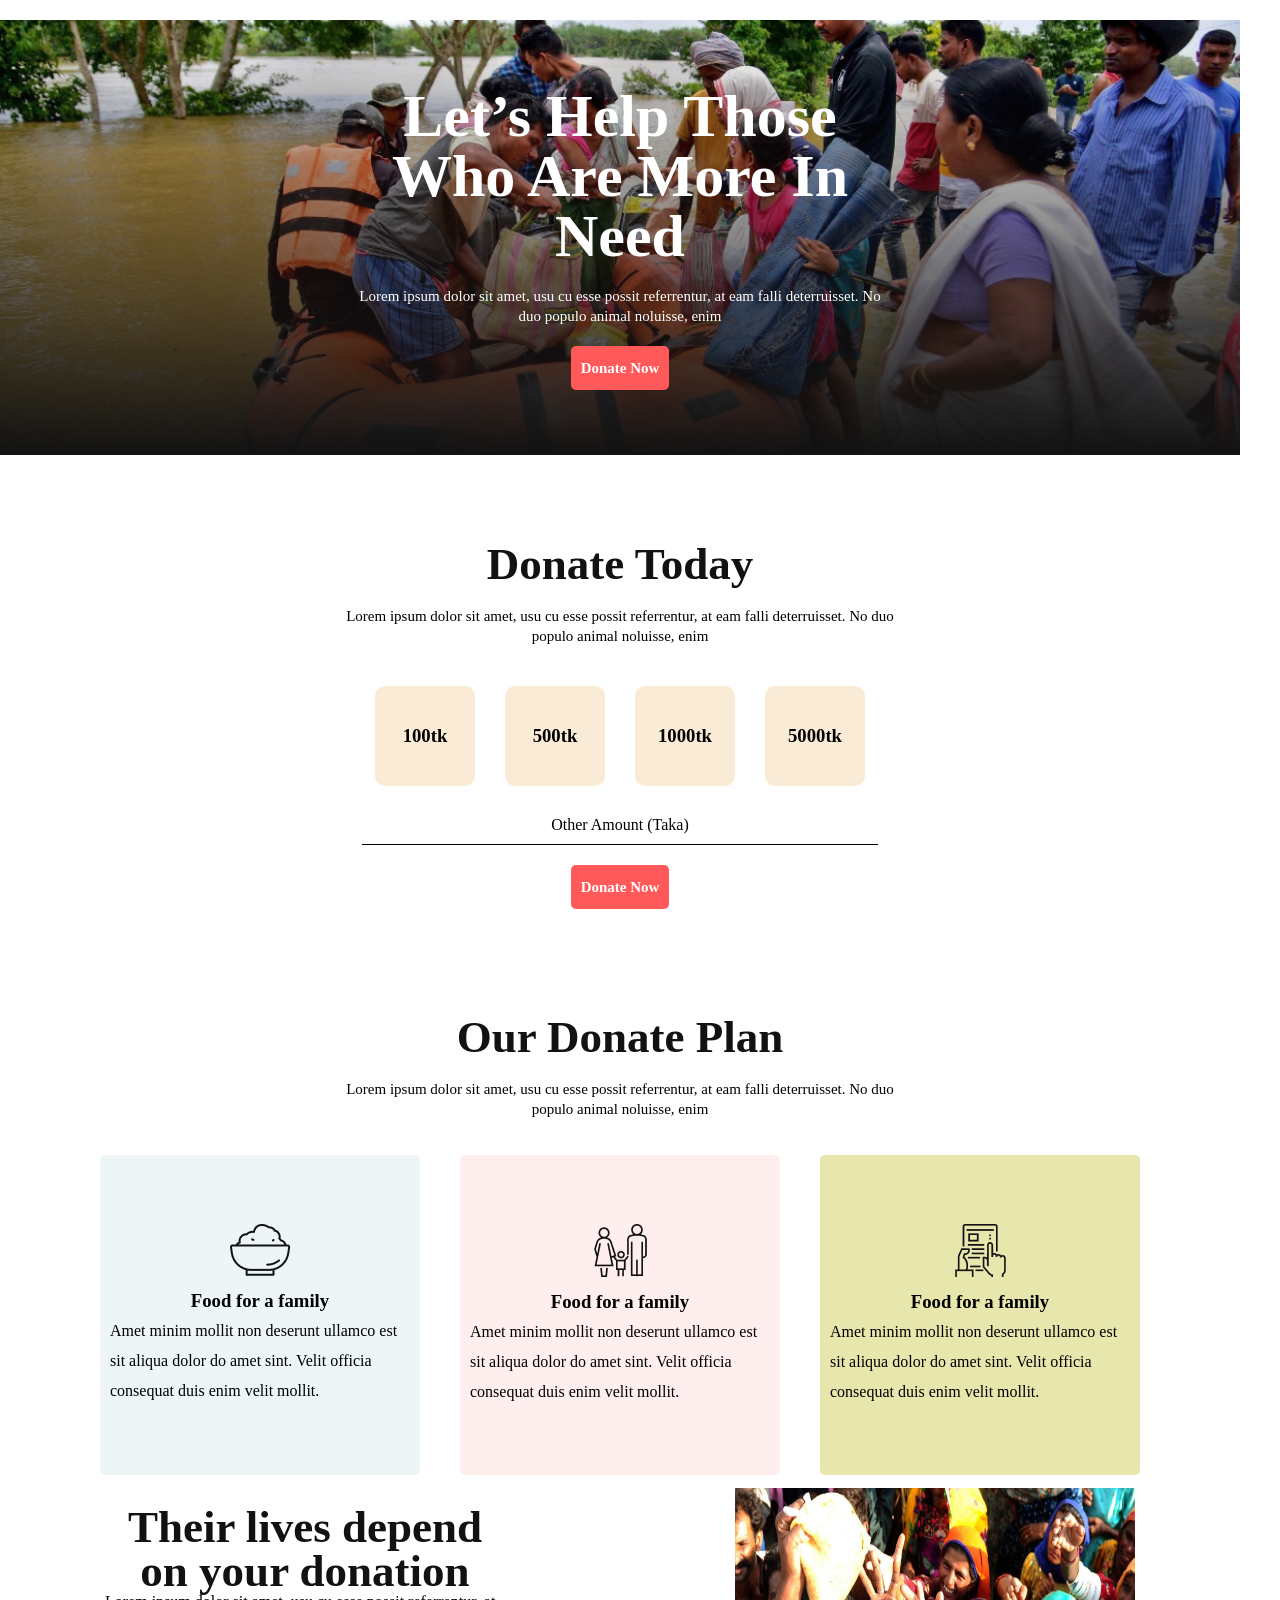
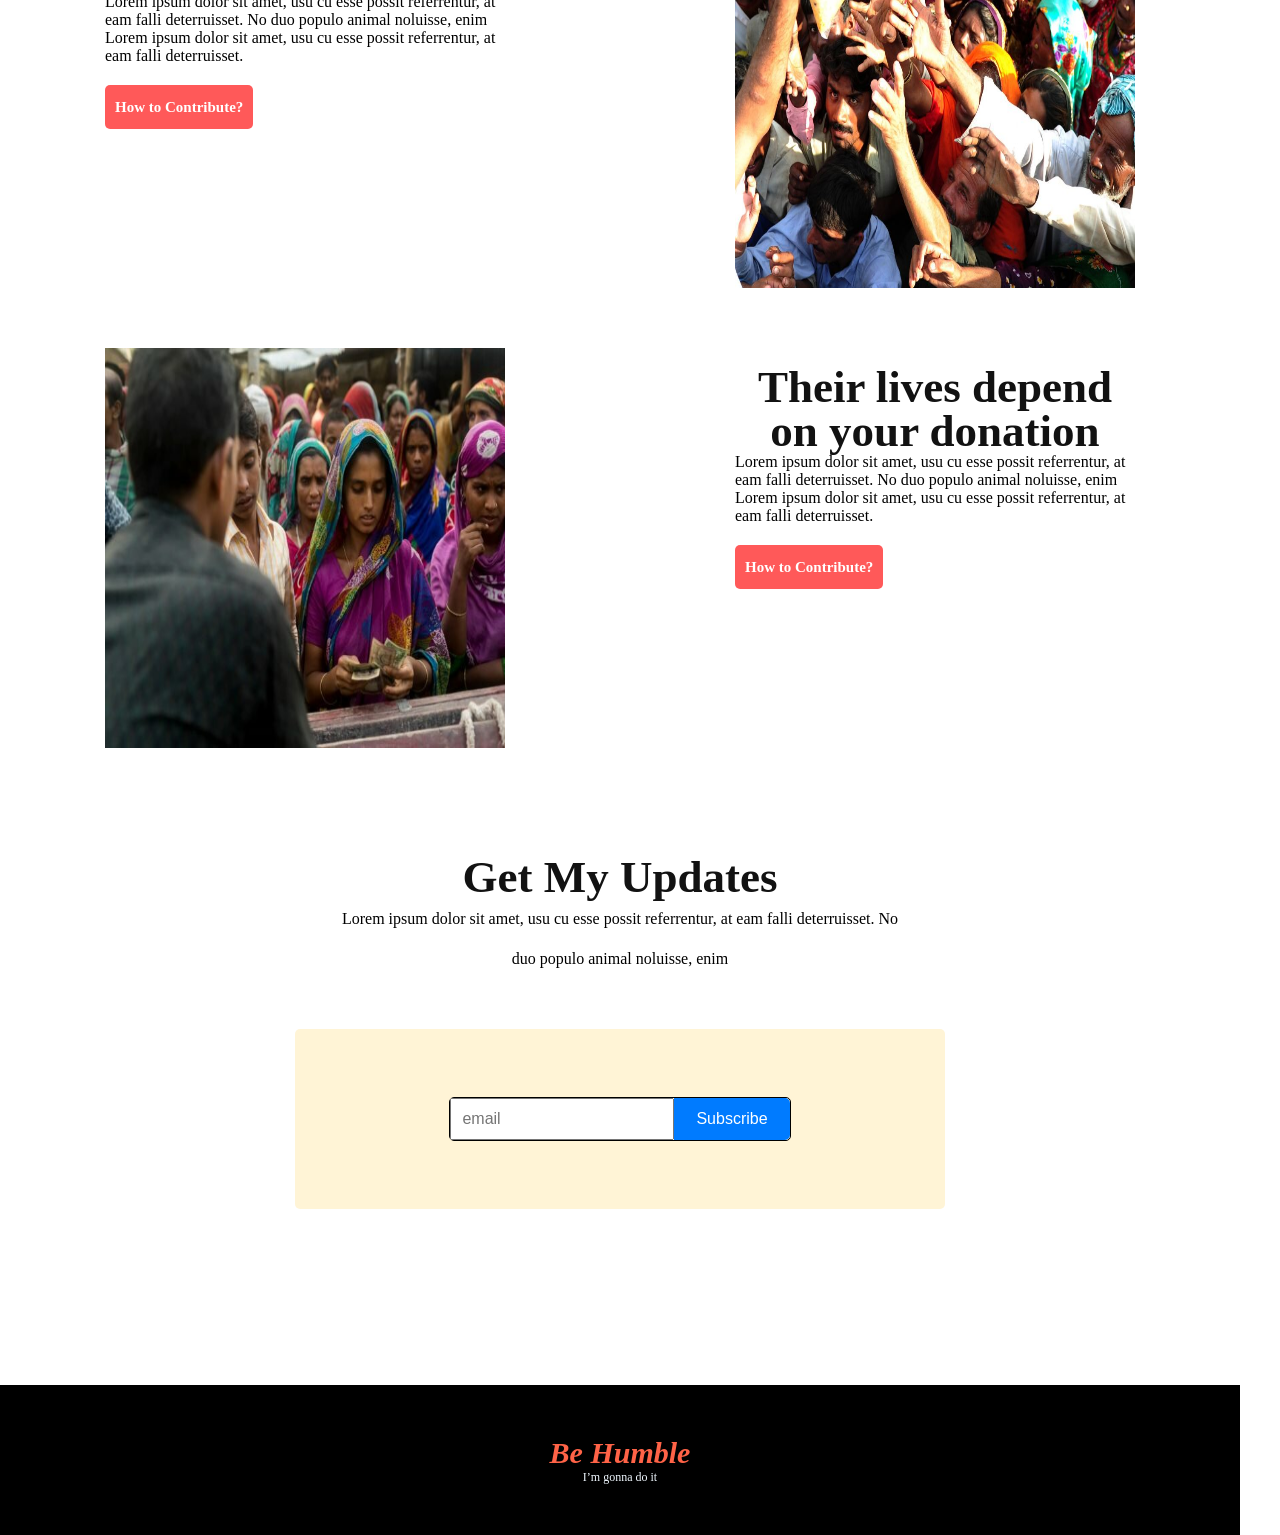
<file: index.html>
<!DOCTYPE html>
<html lang="en">
<head>
    <meta charset="UTF-8">
    <meta name="viewport" content="width=device-width, initial-scale=1.0">
    <title>Document</title>
    <link rel="stylesheet" href="style.css">
</head>
<body>
      <section class="section-1 hide">
              <div class="section-1-div1">
                <h1>
                    Let’s Help Those Who Are More In Need
                </h1>
                <p class="section-1-p">Lorem ipsum dolor sit amet, usu cu esse possit referrentur, at eam falli deterruisset. No duo populo animal noluisse, enim</p>
                <button class="btn">Donate Now</button>
              </div>
      </section>

<section class="section-2 hide">
<div class="section-2-div1 " >
    <h2>Donate Today</h2>
    <p class="section-2-p">Lorem ipsum dolor sit amet, usu cu esse possit referrentur, at eam falli deterruisset. No duo populo animal noluisse, enim</p>
</div>
 <div class="section-2-div2">
           <div class="taka"><h3>100tk</h3></div>
           <div class="taka"><h3>500tk</h3></div>
           <div class="taka"><h3>1000tk</h3></div>
           <div class="taka"><h3>5000tk</h3></div>
 </div>
 <div class="section-1-div3"><p>Other Amount (Taka)</p></div>
 <div class="section-2-div4"><button class="btn">Donate Now</button></div>
</section>
<section class="section-3 hide">
           <div class="section-3-div1">
               <h2>Our Donate Plan</h2>
               <p  class="section-2-p">Lorem ipsum dolor sit amet, usu cu esse possit referrentur, at eam falli deterruisset. No duo populo animal noluisse, enim</p>
           </div>
           <div class="card-container">
                    <div class="card-1">
                        <div><img src="donate-today-my-clone/icons/food.png" alt=""></div>
                        <h3>Food for a family</h3>
                        <p>Amet minim mollit non deserunt ullamco est sit aliqua dolor do amet sint. Velit officia consequat duis enim velit mollit.</p>

                    </div>    
                    <div class="card-2">
                        <div><img src="donate-today-my-clone/icons/shelter.png" alt=""></div>
                        <h3>Food for a family</h3>
                        <p>Amet minim mollit non deserunt ullamco est sit aliqua dolor do amet sint. Velit officia consequat duis enim velit mollit.</p>

                    </div>    
                    <div class="card-3">
                        <div><img src="donate-today-my-clone/icons/Frame-1.png" alt=""></div>
                        <h3>Food for a family</h3>
                        <p>Amet minim mollit non deserunt ullamco est sit aliqua dolor do amet sint. Velit officia consequat duis enim velit mollit.</p>

                    </div>    
           </div>

</section>
    <section class="section-4 hide">
                <div class="section-4-div1">
                          <div class="section-4-text"> 
                     <h2>
                        Their lives depend on your donation
                     </h2>
                     <p>Lorem ipsum dolor sit amet, usu cu esse possit referrentur, at eam falli deterruisset. No duo populo animal noluisse, enim</p>
                     <p>Lorem ipsum dolor sit amet, usu cu esse possit referrentur, at eam falli deterruisset.</p>
                     <div><button class="btn">How to Contribute?</button></div>
                          </div>
                          <div class="section-4-img">
                               <img src="./images/donation0.jpg" alt="">
                          </div>
                </div>
                <div class="section-4-div2">
                    <div class="section-4-img">
                        <img src="donate-today-my-clone/images/donation1.jpg" alt="">
                   </div>
                          <div class="section-4-text"> 
                     <h2>
                        Their lives depend on your donation
                     </h2>
                     <p>Lorem ipsum dolor sit amet, usu cu esse possit referrentur, at eam falli deterruisset. No duo populo animal noluisse, enim</p>
                     <p>Lorem ipsum dolor sit amet, usu cu esse possit referrentur, at eam falli deterruisset.</p>
                     <div><button class="btn">How to Contribute?</button></div>
                          </div>
                          
                </div>


    </section>
  <section class="section-5">
        <div class="section-5-text">
            <h2>Get My Updates</h2>
            <p>Lorem ipsum dolor sit amet, usu cu esse possit referrentur, at eam falli deterruisset. No duo populo animal noluisse, enim</p>

        </div>
        <div class="section-5-div2">
           <div class="section-5-form" >
            <div class="form">
                <input type="email" placeholder="email" required>
                <button class="form-btn "> Subscribe</button>
            </div>
           </div>
        </div>
  </section>
  <footer class="footer">
               <h4> <span style="color: tomato; font-style: italic;font-size: 30px;">Be Humble</span></h4>
               <p style="font-size: 12px; color: aliceblue;">I’m gonna do it</p>
  </footer>
</body>
</html>
</file>
<file: style.css>
*{
    margin: 0;
    padding: 0;
}

.section-1{
    margin-top: 20px;
    height: 435px;
    width: 1240px;
  background-position: center;
  background-size: cover;
  background-repeat: no-repeat;
    background-image: linear-gradient(0.00deg, rgb(18, 18, 18),rgba(18, 18, 18, 0) 100%), url(donate-today-my-clone/images/donation5.jpg);
    display: flex;
    justify-content: center;

}
.section-1-div1{
    display: flex;
    flex-direction: column;
    align-items: center;
    justify-content: center;
    width: 540px;
    height: auto;
    text-align: center;
}

h1{
    color: rgb(255, 255, 255);
font-family: Inter;
font-size: 60px;
font-weight: 700;
line-height: 60px;
letter-spacing: 0px;
}
.section-1-p{
    color: rgb(255, 255, 255);
font-family: Poppins;
font-size: 15px;
font-weight: 400;
line-height: 20px;
margin-top: 20px;
}
.btn{
 color: rgb(255, 255, 255);
font-family: Inter;
font-size: 15px;
padding: 10px;
font-weight: 600;
line-height: 24px;
letter-spacing: 0px;
text-align: center;
border-radius: 5px;
border: none;
background: rgb(255, 89, 89);
margin-top: 20px;
}
/* responsible section-1 for 576px */
@media screen and (max-width:576px){
    .section-1{
        margin-top: 10px;
        height:500px;
        width: 575px;
    }
    .section-1-div1{
        margin-top: 30px;
        margin-bottom: 30px;
        align-items: center;
    }
    
    h1{
    font-size: 40px;
    font-weight: 700;
    line-height: 50px;
    margin-top: 20px;
    }


}
/* responsible section-1 for tablet */
@media screen and (min-width:577px)  and (max-width:990px){
    .section-1{
        margin-top: 20px;
        height: 435px;
        width: 990px;
    
    }
    .section-1-div1{
       
        width: 990px;
        height: 500px;
        align-items: center;
        display: flex;
    }
    
    h1{
        color: rgb(255, 255, 255);
    font-family: Inter;
    font-size: 50px;
    font-weight: 700;
    line-height: 50px;
    letter-spacing: 0px;
    }
}

.section-2{
    width: 1240px;
    height: 500px;
    align-items: center;
    justify-content: center;
    display: flex;
    flex-direction: column;
margin-top: 20px;
}
.section-2-div1{
    display: flex;
    align-items: center;
    flex-direction: column;
    width: 45%;
    text-align: center;
}
h2{
    color: rgb(18, 18, 18);
font-family: Inter;
font-size: 45px;
font-weight: 700;
line-height: 44px;
letter-spacing: 0px;
text-align: center;
}
.section-2-p{
    font-family: Poppins;
font-size: 15px;
font-weight: 400;
line-height: 20px;
margin-top: 20px;
}
.section-2-div2{
    display: flex;
    justify-content: space-between;
    gap: 30px;
    margin-top: 40px;
}
.taka{
    height: 100px;
    width: 100px;
    background-color: antiquewhite;
    display: flex;
    align-items: center;
    justify-content: center;
    border-radius: 10px;
    margin-bottom: 20px;

}
.section-1-div3{
    border-bottom: 1px solid black;
    width: 40%;
    text-align: center;
    padding: 10px;
}
/* responsible section-2 for 576px */
@media screen and (max-width:576px){
    .section-2{
        width: 574px;
    margin-top: 0px;
    height: 400px;
    }
    .section-2-div1{
        width: 75%;
    }
    .section-2-p{
    font-weight: 400;
    line-height: 20px;
    margin-top: 10px;
    }
    .section-1-div3{
        width: 60%;
    }
}
/* responsible section-2 for tablet */
@media screen and (min-width:577px)  and (max-width:990px){
    .section-2{
        width:990px;
    margin-top: 0px;
    height: 500px;
    align-items: center;
    }
    .section-2-div1{
        width: 45%;
    }
    .section-2-p{
    font-weight: 400;
    line-height: 20px;
    margin-top: 10px;
    }
    .section-1-div3{
        width: 50%;
    }
}
/* section3 */
  .section-3{
    height: 500px;
    width: 1240px;
    display: flex;
    flex-direction: column;
    align-items: center;
  }
.section-3-div1{
    height: 150px;
    margin-top: 40px;
    width: 575px;
    display: flex;
    flex-direction: column;
    text-align: center;
}
.card-container{
    display: flex;
    justify-content: space-between;
    gap: 40px;
}
.card-1{
    display: flex;
    flex-direction: column;
    align-items: center;
    justify-content: center;
    height: 300px;
    width: 300px;
    border-radius: 5px;
    line-height: 30px;
background: rgba(79, 157, 166, 0.1);
padding: 10px;
}
.card-2{
    display: flex;
    flex-direction: column;
    align-items: center;
    justify-content: center;
    height: 300px;
    width: 300px;
    border-radius: 5px;
    line-height: 30px;
    background: rgba(255, 89, 89, 0.1);
padding: 10px;
}
.card-3{
    display: flex;
    flex-direction: column;
    align-items: center;
    justify-content: center;
    height: 300px;
    width: 300px;
    border-radius: 5px;
    line-height: 30px;
    background: rgb(230, 230, 173);
padding: 10px;
}
/* responsible section-3 for 576px */
@media screen and (max-width:576px){
    .section-3{
        margin: 0 auto;
        height: auto;
        width: 550px;
        display: flex;
        flex-direction: column;
        align-items: center;
        margin-bottom: 30px;
        padding-bottom: 20px;
      }
    .section-3-div1{
        height: 150px;
        margin-top: 10px;
        width: 550px;
        display: flex;
        flex-direction: column;
        text-align: center;
        padding: 30px;
        margin-top: 10;
    }
    .card-container{
        display: flex;
        flex-direction: column;
        gap: 30px;
        margin-top: 0;
        padding-top: 0;
    }
    .card-1 ,.card-3 ,.card-2{
        height: 400px;
        width: 400px;

    }

}
/* responsible section-3 for tablet */
@media screen and (min-width:577px)  and (max-width:990px){
    .section-3{
        height: 600px;
        width: 950px;
        display: flex;
        flex-direction: column;
        align-items: center;
        margin-bottom: 30px;
      }
    .section-3-div1{
        height: 150px;
        margin-top: 40px;
        width: 575px;
        display: flex;
        flex-direction: column;
        text-align: center;
    }
    .card-container{
        display: flex;
        justify-content: space-between;
        gap: 40px;
    }
    .card-1{
        display: flex;
        flex-direction: column;
        align-items: center;
        justify-content: center;
        height: 300px;
        width: 250px;
        border-radius: 5px;
        line-height: 30px;
    background: rgba(79, 157, 166, 0.1);
    padding: 10px;
    }
    .card-2{
        display: flex;
        flex-direction: column;
        align-items: center;
        justify-content: center;
        height: 300px;
        width: 250px;
        border-radius: 5px;
        line-height: 30px;
        background: rgba(255, 89, 89, 0.1);
    padding: 10px;
    }
    .card-3{
        display: flex;
        flex-direction: column;
        align-items: center;
        justify-content: center;
        height: 300px;
        width: 250px;
        border-radius: 5px;
        line-height: 30px;
        background: rgb(230, 230, 173);
    padding: 10px;
    }
}

.section-4{
    width: 1240px;
    height: 900px;
    align-items: center;

}
.section-4-div1, .section-4-div2{
    display: flex;
    align-items: center;
    justify-content: space-around;
    gap: 20px;
    margin-bottom: 30px;
}
.section-4-img img{
    height: 400px;
    width: 400px;
}
.section-4-text{
    height: 400px;
    width: 400px;
    margin-top:30px;
}

/* responsible section-4 for 576px */
@media screen and (max-width:576px){
    .section-4{
        width: 550px;
        margin: 0 auto;
        height: auto;
    }
    .section-4-div1{
        display: flex;
        flex-direction: column;
        align-items: center;
        justify-content: center;
        gap: 0;
    }
         .section-4-div2{
        display: flex;
        flex-direction: column-reverse;
        align-items: center;
        justify-content: center;
        gap: 0;
    }
    .section-4-img img{
        height: 500px;
        width: 500px;
        margin-top: 0;
    }
    .section-4-text{
        height: 300px;
        width: 500px;
        margin-top:10;
        text-align: center;

    }

}
/* responsible section-4 for tablet */
@media screen and (min-width:577px)  and (max-width:990px){
    .section-4{
        width: 990px;
        height: 900px;
        align-items: center;
    
    }
    .section-4-div1, .section-4-div2{
        display: flex;
        align-items: center;
        justify-content: space-around;
        gap: 20px;
    }
    .section-4-img img{
        height: 350px;
        width: 350px;
    }
    .section-4-text{
        height: 300px;
        width: 350px;
        margin-top:30px;
        text-align: center;
    }
}
/* section-5 */
.section-5{
    width: 1240px;
    height: 450px;
    margin-top: 30px;
}
.section-5-text{
  
    display: flex;
    align-items: center;
    flex-direction: column;
    line-height: 40px;
    width: 570px;
    margin:  auto;
    margin-top: 80px;
    text-align: center;

}
.section-5-div2{
    margin: 0 auto;
    margin-top: 50px;
    height: 180px;
    width: 650px;
    background-color: rgb(255, 244, 214);
    border-radius: 5px;
    display: flex;
    justify-content: center;
    align-items: center;
}
.form{

    display: flex;
    align-items: center;
    justify-content: space-between;
    text-align: center;
    margin: 0;
    padding: 0;
    border: 1px solid black;
    border-radius: 5px;
    
}
.form input[type="email"] {
    padding: 10px;
    font-size: 16px;
    outline: none;
    width: 200px;
}

.form-btn {
    padding: 10px 20px;
    border: 2px solid #007BFF;
    background-color: #007BFF;
    color: white;
    font-size: 16px;
    cursor: pointer;
    border-radius: 0 5px 5px 0;
    transition: background-color 0.3s ease;}

.form-btn:hover {
    background-color: #0056b3;
}

.footer{
    margin-top: 80px;
    width: 1240px;
    height: 150px;
    background-color: black;
    display: flex;
    flex-direction: column;
    align-items: center;
    justify-content: center;
}
/* responsible section-5 and footer for 576px */
@media screen and (max-width:576px){
    .section-5{
        width: 550px;
        height: 500px;
        margin-top: 10px;
    }
    .section-5-text{
        width: 550px;
        margin-top: 50px;
    
    }
    .section-5-div2{
        margin-top: 50px;
        width: 550px;
    } 
    .footer{
        margin-top: 80px;
        width: 573px;
        height: 150px;
        background-color: black;
        display: flex;
        flex-direction: column;
        align-items: center;
        justify-content: center;
    }

}
/* responsible section-5and footer for tablet */
@media screen and (min-width:577px)  and (max-width:990px){
    .section-5{
        width: 990px;
    }

    .form-btn:hover {
        background-color: #0056b3;
    }
    
    .footer{
        width: 990px;

    }
}
</file>
